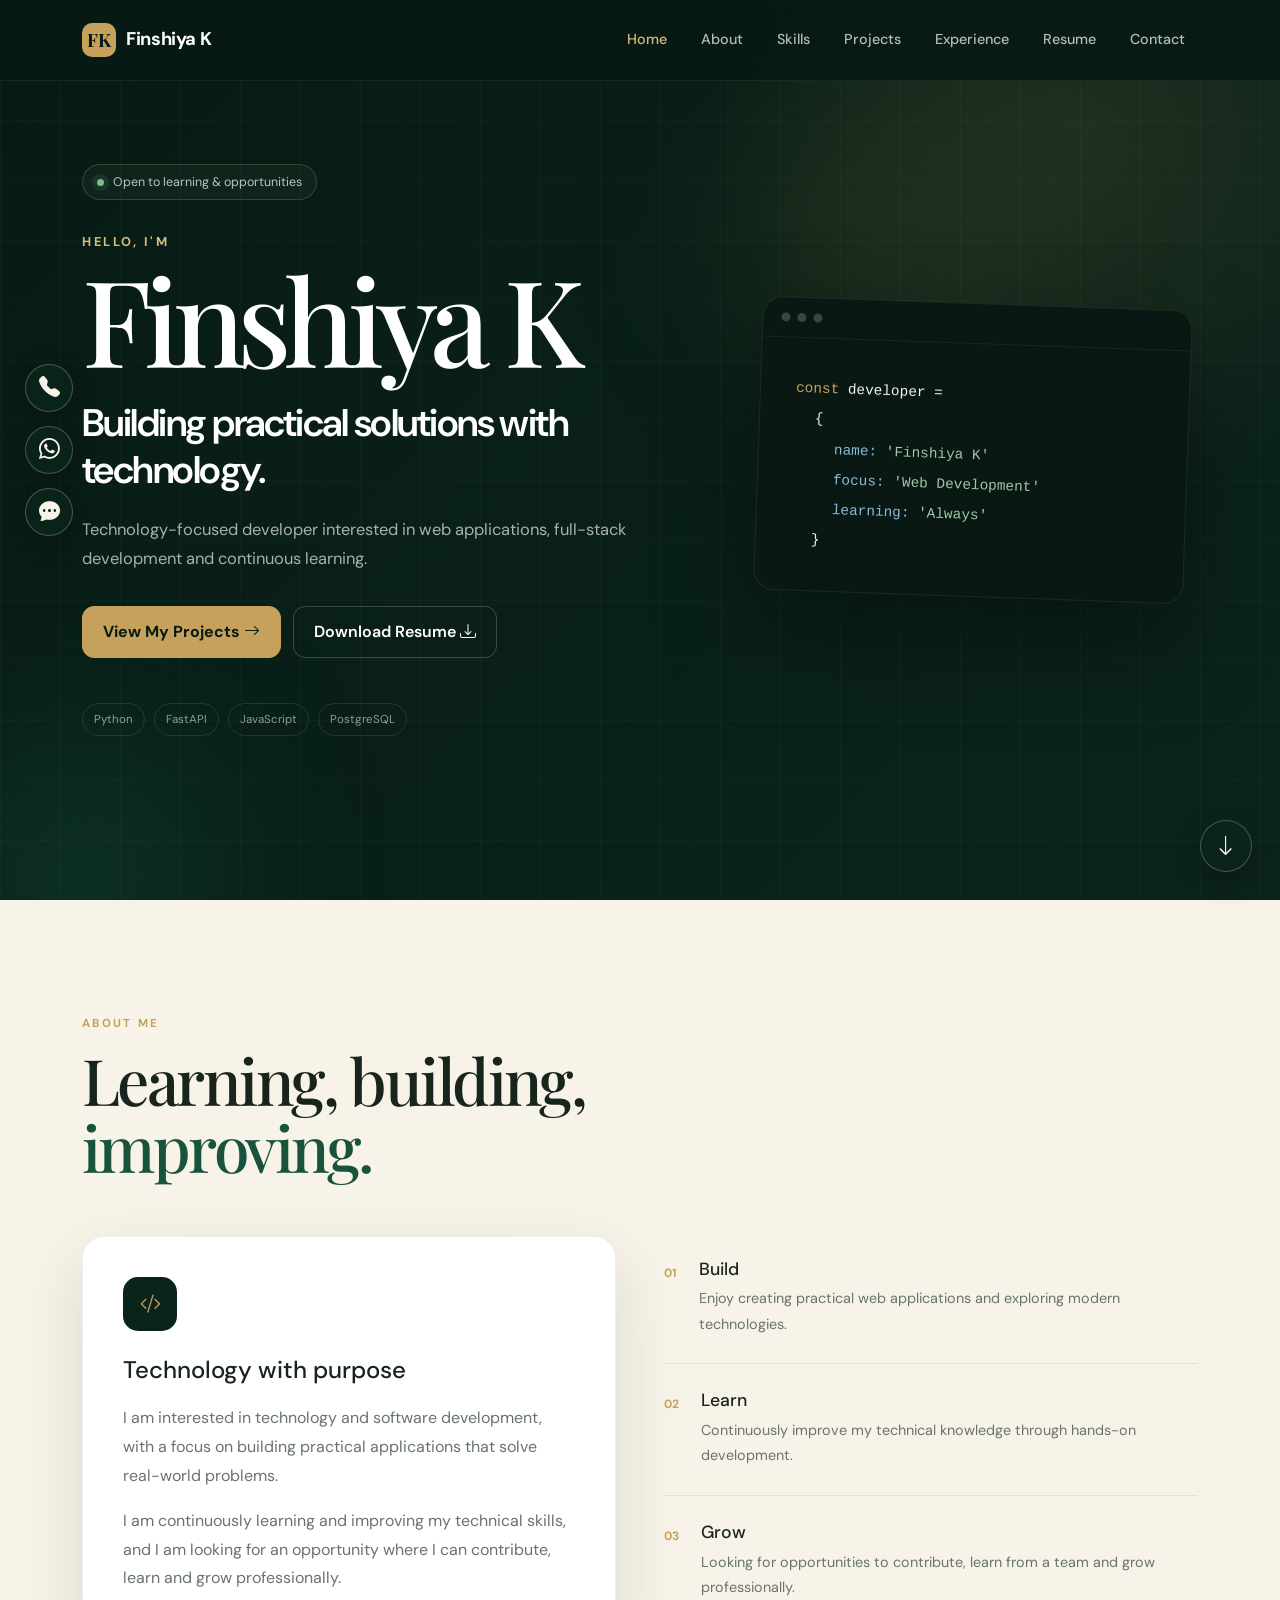
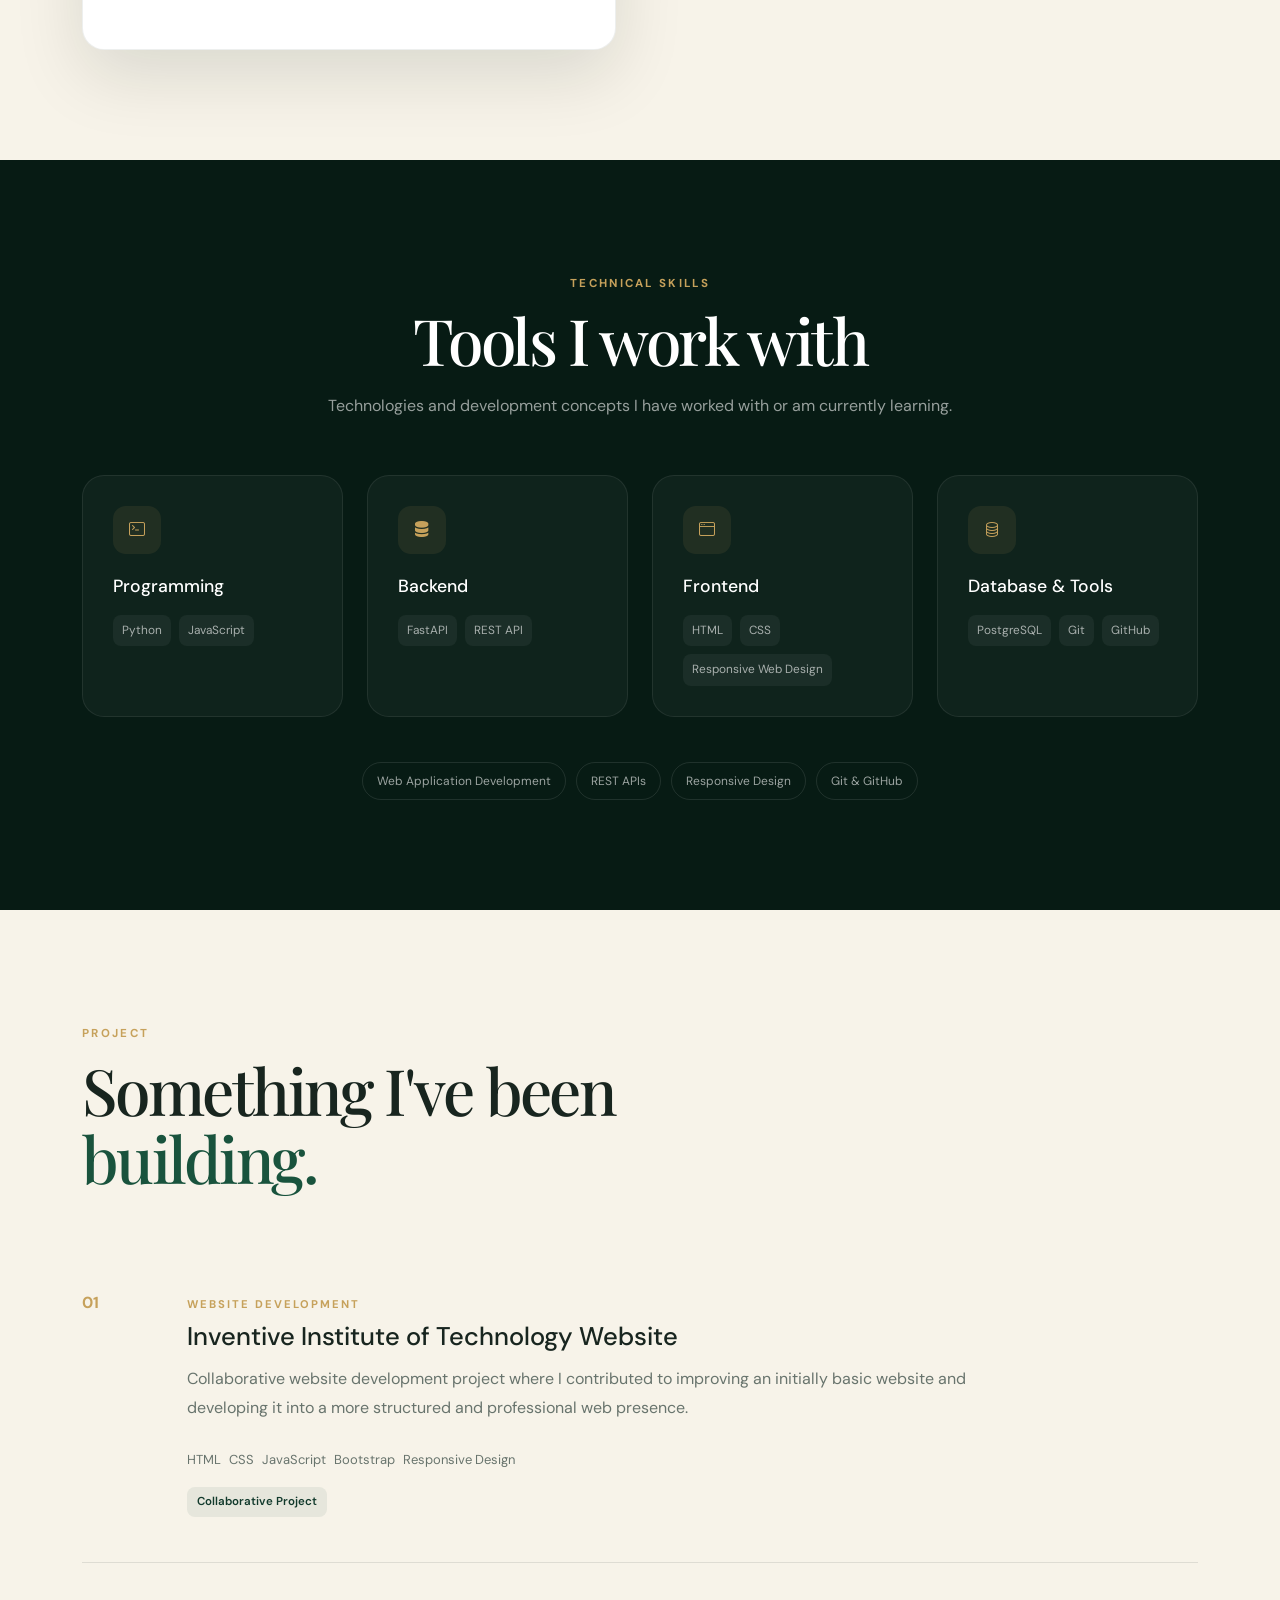
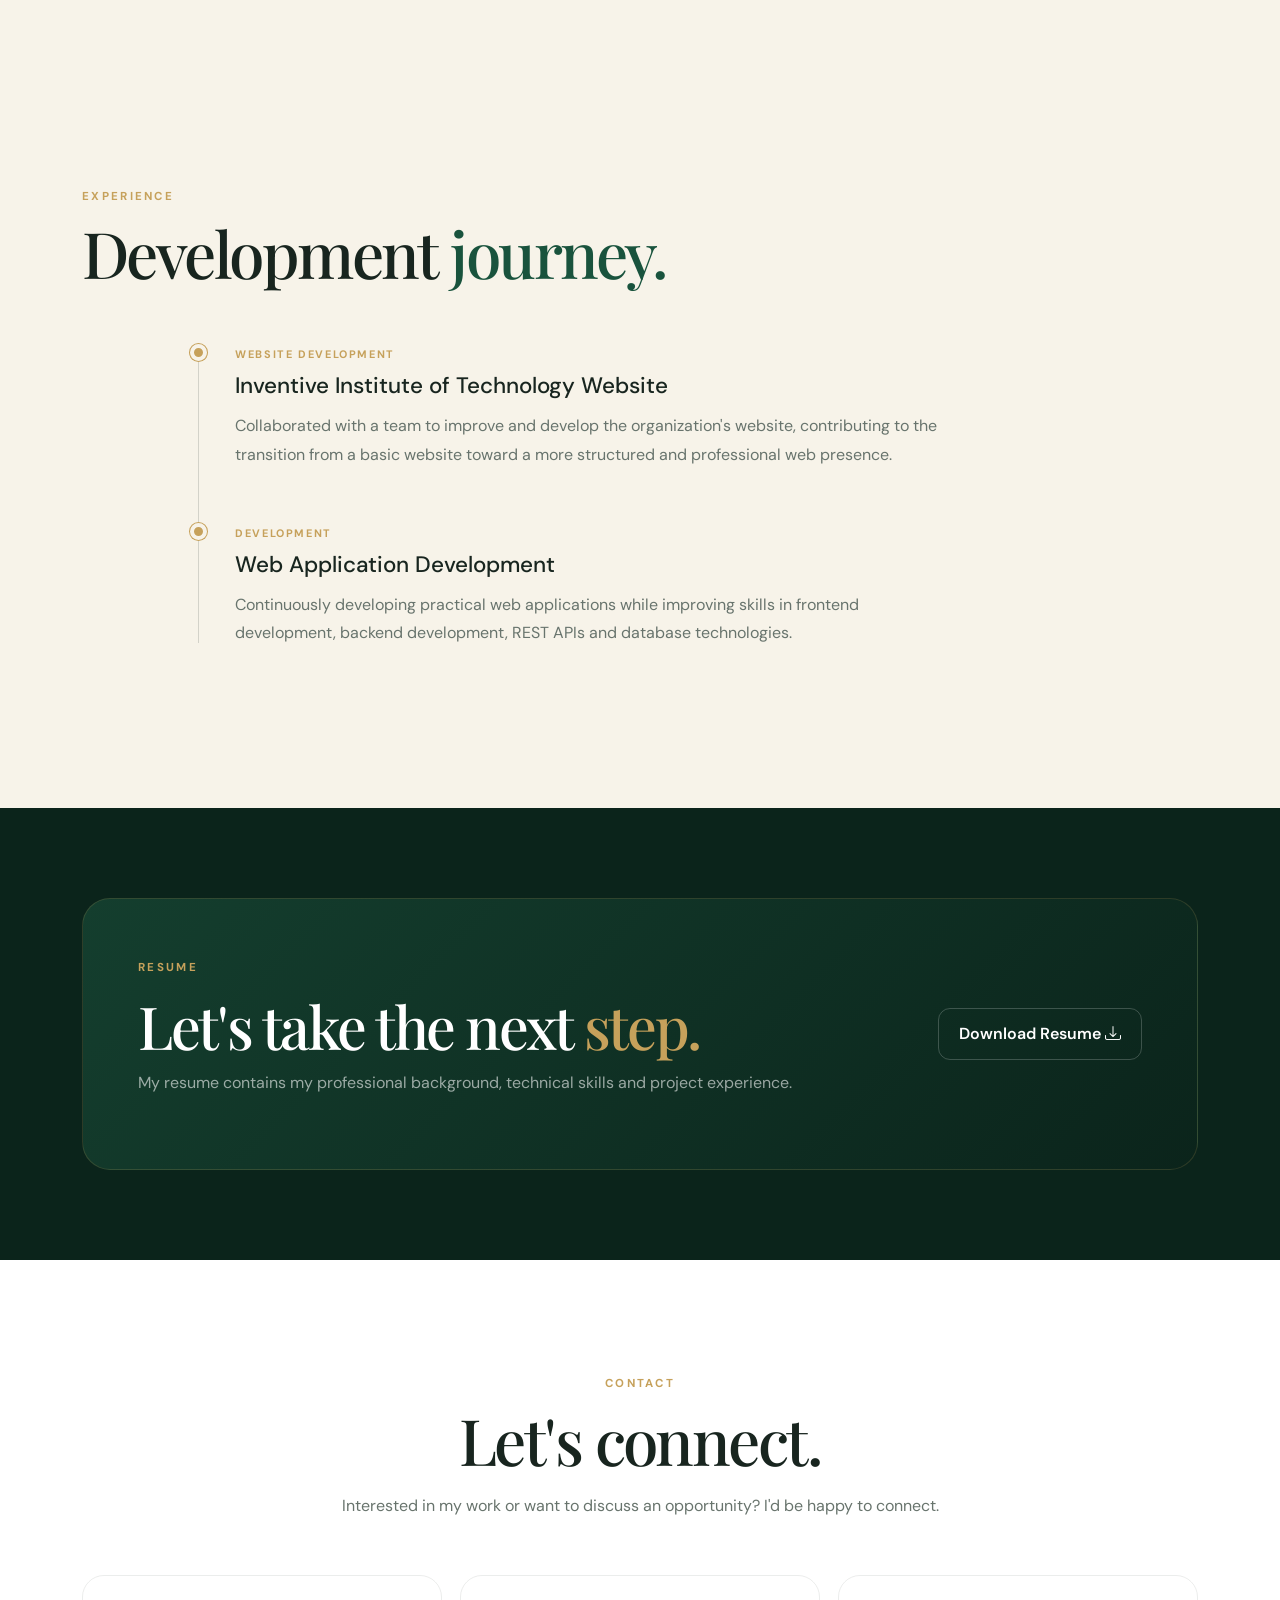
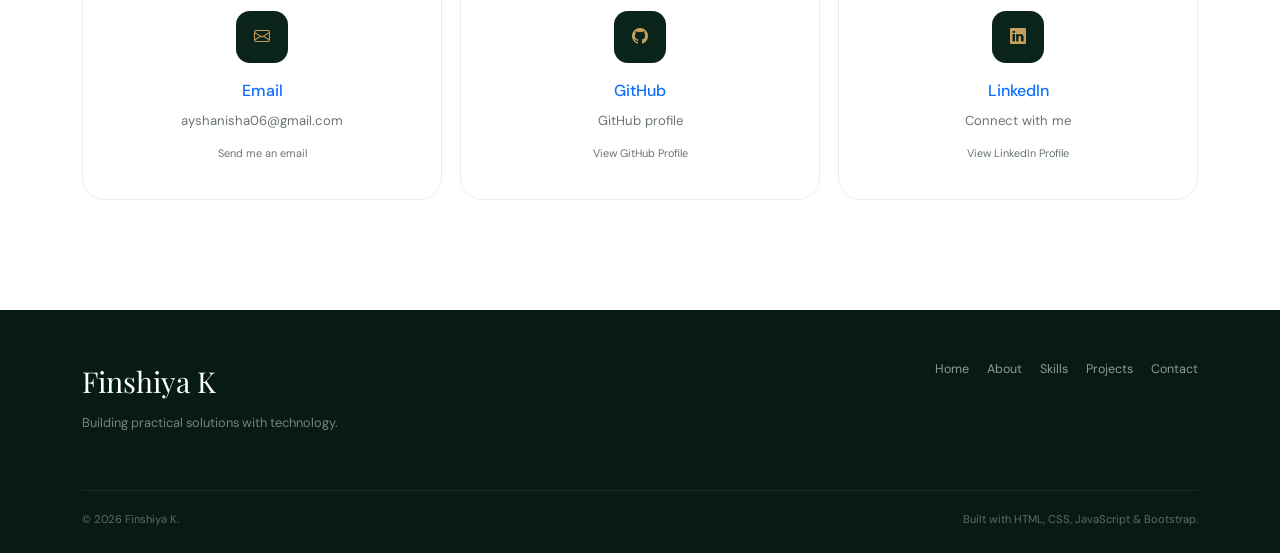
<file: index.html>
<!DOCTYPE html>
<html lang="en">

<head>

    <meta charset="UTF-8">

    <meta name="viewport" content="width=device-width, initial-scale=1.0">

    <meta name="description"
        content="Personal portfolio of Finshiya K, showcasing web development skills, projects and full-stack application development.">

    <meta name="author" content="Finshiya K">

    <meta property="og:title" content="Finshiya K | Developer Portfolio">
    <meta property="og:description" content="Web development skills, projects and full-stack application development.">
    <meta property="og:type" content="website">

    <title>Finshiya K | Developer Portfolio</title>

    <link rel="icon" type="image/svg+xml" href="assets/favicon.svg">

    <!-- Bootstrap -->
    <link href="https://cdn.jsdelivr.net/npm/bootstrap@5.3.3/dist/css/bootstrap.min.css" rel="stylesheet">

    <!-- Bootstrap Icons -->
    <link rel="stylesheet" href="https://cdn.jsdelivr.net/npm/bootstrap-icons@1.11.3/font/bootstrap-icons.min.css">

    <!-- Google Fonts -->
    <link
        href="https://fonts.googleapis.com/css2?family=DM+Sans:wght@400;500;600;700&family=Playfair+Display:wght@600;700&display=swap"
        rel="stylesheet">

    <!-- Custom CSS -->
    <link rel="stylesheet" href="style.css">

</head>


<body>


    <!-- =========================
         NAVBAR
    ========================= -->

    <nav class="navbar navbar-expand-lg fixed-top custom-navbar">

        <div class="container">

            <a class="navbar-brand" href="#home">

                <span class="brand-mark">
                    FK
                </span>

                <span>
                    Finshiya K
                </span>

            </a>


            <button class="navbar-toggler" type="button" data-bs-toggle="collapse" data-bs-target="#portfolioNav"
                aria-controls="portfolioNav" aria-expanded="false" aria-label="Toggle navigation">

                <span class="navbar-toggler-icon"></span>

            </button>


            <div class="collapse navbar-collapse" id="portfolioNav">

                <ul class="navbar-nav ms-auto align-items-lg-center gap-lg-2">

                    <li class="nav-item">
                        <a class="nav-link active" href="#home">
                            Home
                        </a>
                    </li>

                    <li class="nav-item">
                        <a class="nav-link" href="#about">
                            About
                        </a>
                    </li>

                    <li class="nav-item">
                        <a class="nav-link" href="#skills">
                            Skills
                        </a>
                    </li>

                    <li class="nav-item">
                        <a class="nav-link" href="#projects">
                            Projects
                        </a>
                    </li>

                    <li class="nav-item">
                        <a class="nav-link" href="#experience">
                            Experience
                        </a>
                    </li>

                    <li class="nav-item">
                        <a class="nav-link" href="#resume">
                            Resume
                        </a>
                    </li>

                    <li class="nav-item">

                        <a class="nav-link contact-nav" href="#contact">

                            Contact

                        </a>

                    </li>

                </ul>

            </div>

        </div>

    </nav>



    <!-- =========================
         HERO
    ========================= -->

    <section id="home" class="hero-section">

        <div class="hero-glow hero-glow-one"></div>

        <div class="hero-glow hero-glow-two"></div>


        <div class="container position-relative">

            <div class="row align-items-center min-vh-100">


                <div class="col-lg-7">

                    <div class="hero-badge">

                        <span class="status-dot"></span>

                        Open to learning & opportunities

                    </div>


                    <p class="hero-small-title">
                        HELLO, I'M
                    </p>


                    <h1 class="hero-title">
                        Finshiya K
                    </h1>


                    <h2 class="hero-subtitle">
                        Building practical solutions with technology.
                    </h2>


                    <p class="hero-description">

                        Technology-focused developer interested in web
                        applications, full-stack development and
                        continuous learning.

                    </p>


                    <div class="hero-buttons">

                        <a href="#projects" class="btn btn-primary-custom">

                            View My Projects

                            <i class="bi bi-arrow-right"></i>

                        </a>


                        <a href="#resume" class="btn btn-outline-custom">

                            Download Resume

                            <i class="bi bi-download"></i>

                        </a>

                    </div>


                    <div class="hero-tech">

                        <span>Python</span>
                        <span>FastAPI</span>
                        <span>JavaScript</span>
                        <span>PostgreSQL</span>

                    </div>

                </div>



                <div class="col-lg-5 d-none d-lg-flex justify-content-center">

                    <div class="hero-card">

                        <div class="hero-card-top">

                            <span class="window-dot"></span>
                            <span class="window-dot"></span>
                            <span class="window-dot"></span>

                        </div>


                        <div class="code-content">

                            <div>

                                <span class="code-purple">
                                    const
                                </span>

                                <span class="code-white">
                                    developer
                                </span>

                                <span class="code-white">
                                    =
                                </span>

                            </div>


                            <div class="code-indent">

                                <span class="code-white">
                                    {
                                </span>

                            </div>


                            <div class="code-indent-2">

                                <span class="code-blue">
                                    name:
                                </span>

                                <span class="code-green">
                                    'Finshiya K'
                                </span>

                            </div>


                            <div class="code-indent-2">

                                <span class="code-blue">
                                    focus:
                                </span>

                                <span class="code-green">
                                    'Web Development'
                                </span>

                            </div>


                            <div class="code-indent-2">

                                <span class="code-blue">
                                    learning:
                                </span>

                                <span class="code-green">
                                    'Always'
                                </span>

                            </div>


                            <div class="code-indent">

                                <span class="code-white">
                                    }
                                </span>

                            </div>

                        </div>

                    </div>

                </div>

            </div>

        </div>

    </section>



    <!-- =========================
         ABOUT
    ========================= -->

    <section id="about" class="section-padding">

        <div class="container">

            <div class="section-heading">

                <span class="section-label">
                    ABOUT ME
                </span>


                <h2>

                    Learning, building,

                    <span>
                        improving.
                    </span>

                </h2>

            </div>


            <div class="row align-items-center g-5">


                <div class="col-lg-6">

                    <div class="about-card">

                        <div class="about-icon">

                            <i class="bi bi-code-slash"></i>

                        </div>


                        <h3>
                            Technology with purpose
                        </h3>


                        <p>

                            I am interested in technology and software
                            development, with a focus on building practical
                            applications that solve real-world problems.

                        </p>


                        <p>

                            I am continuously learning and improving my
                            technical skills, and I am looking for an
                            opportunity where I can contribute, learn
                            and grow professionally.

                        </p>

                    </div>

                </div>



                <div class="col-lg-6">

                    <div class="about-points">


                        <div class="about-point">

                            <div class="point-number">
                                01
                            </div>

                            <div>

                                <h4>
                                    Build
                                </h4>

                                <p>

                                    Enjoy creating practical web applications
                                    and exploring modern technologies.

                                </p>

                            </div>

                        </div>



                        <div class="about-point">

                            <div class="point-number">
                                02
                            </div>

                            <div>

                                <h4>
                                    Learn
                                </h4>

                                <p>

                                    Continuously improve my technical knowledge
                                    through hands-on development.

                                </p>

                            </div>

                        </div>



                        <div class="about-point">

                            <div class="point-number">
                                03
                            </div>

                            <div>

                                <h4>
                                    Grow
                                </h4>

                                <p>

                                    Looking for opportunities to contribute,
                                    learn from a team and grow professionally.

                                </p>

                            </div>

                        </div>


                    </div>

                </div>

            </div>

        </div>

    </section>



    <!-- =========================
         SKILLS
    ========================= -->

    <section id="skills" class="section-padding skills-section">

        <div class="container">


            <div class="section-heading text-center">

                <span class="section-label">
                    TECHNICAL SKILLS
                </span>


                <h2>
                    Tools I work with
                </h2>


                <p>

                    Technologies and development concepts I have worked
                    with or am currently learning.

                </p>

            </div>



            <div class="row g-4">


                <!-- Programming -->

                <div class="col-md-6 col-lg-3">

                    <div class="skill-card">

                        <div class="skill-icon">

                            <i class="bi bi-terminal"></i>

                        </div>


                        <h3>
                            Programming
                        </h3>


                        <div class="skill-list">

                            <span>
                                Python
                            </span>

                            <span>
                                JavaScript
                            </span>

                        </div>

                    </div>

                </div>



                <!-- Backend -->

                <div class="col-md-6 col-lg-3">

                    <div class="skill-card">

                        <div class="skill-icon">

                            <i class="bi bi-server"></i>

                        </div>


                        <h3>
                            Backend
                        </h3>


                        <div class="skill-list">

                            <span>
                                FastAPI
                            </span>

                            <span>
                                REST API
                            </span>

                        </div>

                    </div>

                </div>



                <!-- Frontend -->

                <div class="col-md-6 col-lg-3">

                    <div class="skill-card">

                        <div class="skill-icon">

                            <i class="bi bi-window"></i>

                        </div>


                        <h3>
                            Frontend
                        </h3>


                        <div class="skill-list">

                            <span>
                                HTML
                            </span>

                            <span>
                                CSS
                            </span>

                            <span>
                                Responsive Web Design
                            </span>

                        </div>

                    </div>

                </div>



                <!-- Database -->

                <div class="col-md-6 col-lg-3">

                    <div class="skill-card">

                        <div class="skill-icon">

                            <i class="bi bi-database"></i>

                        </div>


                        <h3>
                            Database & Tools
                        </h3>


                        <div class="skill-list">

                            <span>
                                PostgreSQL
                            </span>

                            <span>
                                Git
                            </span>

                            <span>
                                GitHub
                            </span>

                        </div>

                    </div>

                </div>

            </div>



            <div class="skill-bottom">

                <span>
                    Web Application Development
                </span>

                <span>
                    REST APIs
                </span>

                <span>
                    Responsive Design
                </span>

                <span>
                    Git & GitHub
                </span>

            </div>

        </div>

    </section>



    <!-- =========================
         PROJECTS
    ========================= -->

    <section id="projects" class="section-padding">

        <div class="container">


            <div class="section-heading">

                <span class="section-label">
                    PROJECT
                </span>


                <h2>

                    Something I've been

                    <span>
                        building.
                    </span>

                </h2>

            </div>



            <!-- WEBSITE PROJECT -->

            <div class="secondary-project">


                <div class="secondary-number">
                    01
                </div>


                <div>

                    <span class="project-label">
                        WEBSITE DEVELOPMENT
                    </span>


                    <h3>
                        Inventive Institute of Technology Website
                    </h3>


                    <p>

                        Collaborative website development project where I
                        contributed to improving an initially basic website
                        and developing it into a more structured and
                        professional web presence.

                    </p>


                    <div class="project-tech" style="color: black; font-size: 13px;">

                        <p>
                            HTML
                        </p>

                        <p>
                            CSS
                        </p>

                        <p>
                            JavaScript
                        </p>

                        <p>
                            Bootstrap
                        </p>

                        <p>
                            Responsive Design
                        </p>

                    </div>


                    <span class="project-status">

                        Collaborative Project

                    </span>

                </div>

            </div>

        </div>

    </section>



    <!-- =========================
         EXPERIENCE
    ========================= -->

    <section id="experience" class="section-padding">

        <div class="container">


            <div class="section-heading">

                <span class="section-label">
                    EXPERIENCE
                </span>


                <h2>

                    Development

                    <span>
                        journey.
                    </span>

                </h2>

            </div>



            <div class="timeline">


                <div class="timeline-item">

                    <div class="timeline-dot"></div>


                    <div class="timeline-content">

                        <span class="timeline-label">
                            WEBSITE DEVELOPMENT
                        </span>


                        <h3>
                            Inventive Institute of Technology Website
                        </h3>


                        <p>

                            Collaborated with a team to improve and develop
                            the organization's website, contributing to the
                            transition from a basic website toward a more
                            structured and professional web presence.

                        </p>

                    </div>

                </div>



                <div class="timeline-item">

                    <div class="timeline-dot"></div>


                    <div class="timeline-content">

                        <span class="timeline-label">
                            DEVELOPMENT
                        </span>


                        <h3>
                            Web Application Development
                        </h3>


                        <p>

                            Continuously developing practical web applications
                            while improving skills in frontend development,
                            backend development, REST APIs and database
                            technologies.

                        </p>

                    </div>

                </div>


            </div>

        </div>

    </section>



    <!-- =========================
         RESUME
    ========================= -->

    <section id="resume" class="resume-section">

        <div class="container">


            <div class="resume-box">


                <div>

                    <span class="section-label">
                        RESUME
                    </span>


                    <h2>

                        Let's take the next

                        <span>
                            step.
                        </span>

                    </h2>


                    <p>

                        My resume contains my professional background,
                        technical skills and project experience.

                    </p>

                </div>



                <div class="resume-actions">

                    <a href="assets/finshiyaresume.pdf" class="btn btn-outline-custom" download="Finshiya_K_Resume.pdf">
                        Download Resume
                        <i class="bi bi-download"></i>
                    </a>

                </div>


            </div>

        </div>

    </section>



    <!-- =========================
         CONTACT
    ========================= -->

    <section id="contact" class="section-padding contact-section">

        <div class="container">


            <div class="section-heading text-center">

                <span class="section-label">
                    CONTACT
                </span>


                <h2>
                    Let's connect.
                </h2>


                <p>

                    Interested in my work or want to discuss an opportunity?
                    I'd be happy to connect.

                </p>

            </div>



            <div class="contact-grid">


                <!-- EMAIL -->

                <a href="mailto:ayshanisha06@gmail.com" class="contact-card">

                    <div class="contact-icon">

                        <i class="bi bi-envelope"></i>

                    </div>


                    <h3>
                        Email
                    </h3>


                    <p>
                        ayshanisha06@gmail.com
                    </p>


                    <span class="coming-soon">
                        Send me an email
                    </span>

                </a>



                <!-- GITHUB -->

                <a href="https://github.com/Ayshafathima009" target="_blank" rel="noopener noreferrer"
                    class="contact-card">

                    <div class="contact-icon">

                        <i class="bi bi-github"></i>

                    </div>


                    <h3>
                        GitHub
                    </h3>


                    <p>
                        GitHub profile
                    </p>


                    <span class="coming-soon">
                        View GitHub Profile
                    </span>

                </a>



                <!-- LINKEDIN -->

                <a href="https://www.linkedin.com/in/finshiya-k-74628a261/" target="_blank" rel="noopener noreferrer"
                    class="contact-card">

                    <div class="contact-icon">

                        <i class="bi bi-linkedin"></i>

                    </div>


                    <h3>
                        LinkedIn
                    </h3>


                    <p>
                        Connect with me
                    </p>


                    <span class="coming-soon">
                        View LinkedIn Profile
                    </span>

                </a>


            </div>

        </div>

    </section>









    <!-- =========================
         FLOATING CONTACT BUTTONS
    ========================= -->

    <div class="floating-contact">


        <!-- CALL -->

        <a href="tel:+919597121821" class="contact-float call-btn" data-tooltip="Call Me" aria-label="Call Me">

            <i class="bi bi-telephone-fill"></i>

        </a>



        <!-- WHATSAPP -->

        <a href="https://wa.me/918668059115" target="_blank" rel="noopener noreferrer"
            class="contact-float whatsapp-btn" data-tooltip="WhatsApp Me" aria-label="WhatsApp Me">

            <i class="bi bi-whatsapp"></i>

        </a>



        <!-- MESSAGE -->

        <a href="contact.html" class="contact-float message-btn" data-tooltip="Send Me a Message"
            aria-label="Send Me a Message">

            <i class="bi bi-chat-dots-fill"></i>

        </a>
    </div>



    <!-- =========================
         SCROLL DOWN / UP BUTTON
    ========================= -->

    <button type="button" id="scrollToggle" class="scroll-toggle" aria-label="Scroll Down">

        <i class="bi bi-arrow-down"></i>

    </button>



    <!-- =========================
         FOOTER
    ========================= -->

    <footer>

        <div class="container">


            <div class="footer-content">


                <div>

                    <a href="#home" class="footer-brand">

                        Finshiya K

                    </a>


                    <p>

                        Building practical solutions
                        with technology.

                    </p>

                </div>



                <div class="footer-links">

                    <a href="#home">
                        Home
                    </a>

                    <a href="#about">
                        About
                    </a>

                    <a href="#skills">
                        Skills
                    </a>

                    <a href="#projects">
                        Projects
                    </a>

                    <a href="#contact">
                        Contact
                    </a>

                </div>


            </div>



            <div class="footer-bottom">


                <span>

                    ©
                    <span id="currentYear"></span>
                    Finshiya K.

                </span>


                <span>

                    Built with HTML, CSS, JavaScript & Bootstrap.

                </span>


            </div>


        </div>

    </footer>



    <!-- =========================
         COMING SOON TOAST
    ========================= -->

    <div class="toast-container position-fixed bottom-0 end-0 p-3">

        <div id="portfolioToast" class="toast" role="alert" aria-live="assertive" aria-atomic="true">


            <div class="toast-header">

                <strong class="me-auto">
                    Finshiya K's Portfolio
                </strong>


                <button type="button" class="btn-close" data-bs-dismiss="toast">
                </button>

            </div>


            <div class="toast-body" id="toastMessage">

                Coming soon.

            </div>


        </div>

    </div>



    <!-- =========================
         BOOTSTRAP JS
    ========================= -->

    <script src="https://cdn.jsdelivr.net/npm/bootstrap@5.3.3/dist/js/bootstrap.bundle.min.js">
    </script>


    <!-- Custom JavaScript -->

    <script src="script.js"></script>


</body>

</html>
</file>
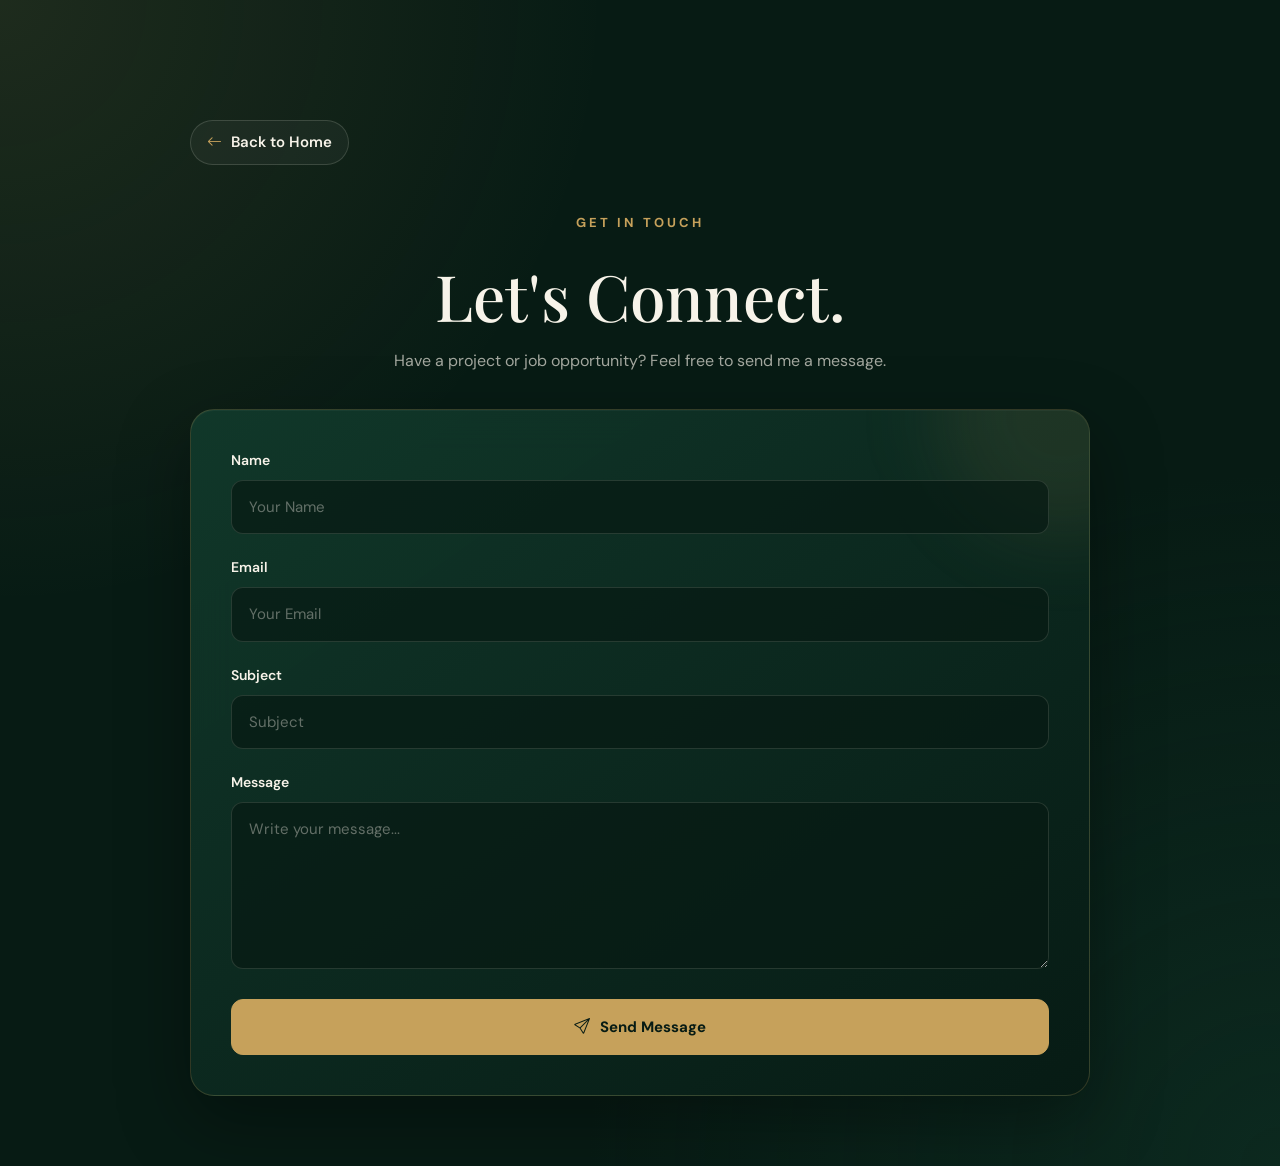
<file: contact.html>
<!DOCTYPE html>
<html lang="en">

<head>

    <meta charset="UTF-8">

    <meta name="viewport" content="width=device-width, initial-scale=1.0">

    <meta name="description" content="Get in touch with Finshiya K">

    <title>Get In Touch | Finshiya K</title>

    <link rel="icon" type="image/svg+xml" href="assets/favicon.svg">


    <!-- =========================
         BOOTSTRAP
    ========================== -->

    <link
        href="https://cdn.jsdelivr.net/npm/bootstrap@5.3.3/dist/css/bootstrap.min.css"
        rel="stylesheet">


    <!-- =========================
         BOOTSTRAP ICONS
    ========================== -->

    <link
        rel="stylesheet"
        href="https://cdn.jsdelivr.net/npm/bootstrap-icons@1.11.3/font/bootstrap-icons.min.css">


    <!-- =========================
         GOOGLE FONTS
    ========================== -->

    <link
        href="https://fonts.googleapis.com/css2?family=DM+Sans:wght@400;500;600;700&family=Playfair+Display:wght@600;700&display=swap"
        rel="stylesheet">


    <!-- =========================
         MAIN CSS
    ========================== -->

    <link rel="stylesheet" href="./style.css">

</head>


<body>


    <!-- =========================
         CONTACT PAGE
    ========================== -->

    <main class="contact-page">

        <div class="contact-page-wrapper">


            <!-- =========================
                 BACK TO HOME
            ========================== -->

            <a href="./index.html" class="back-home">

                <i class="bi bi-arrow-left"></i>

                Back to Home

            </a>


            <!-- =========================
                 TITLE
            ========================== -->

            <div class="contact-page-title">

                <span class="section-label">
                    GET IN TOUCH
                </span>


                <h1>
                    Let's Connect.
                </h1>


                <p>
                    Have a project or job opportunity?
                    Feel free to send me a message.
                </p>

            </div>


            <!-- =========================
                 CONTACT FORM
            ========================== -->

            <div class="contact-form-wrapper">


                <form id="contactForm">


                    <!-- =========================
                         WEB3FORMS ACCESS KEY
                    ========================== -->

                    <input
                        type="hidden"
                        name="access_key"
                        value="e9db4c7f-f213-4b3b-b4f9-7039c441da73">


                    <!-- =========================
                         EMAIL SUBJECT
                    ========================== -->

                    <input
                        type="hidden"
                        name="subject"
                        value="New Portfolio Contact Message">


                    <!-- =========================
                         SENDER NAME
                    ========================== -->

                    <input
                        type="hidden"
                        name="from_name"
                        value="Finshiya Portfolio">


                    <!-- =========================
                         NAME
                    ========================== -->

                    <div class="form-group">

                        <label for="name">
                            Name
                        </label>

                        <input
                            type="text"
                            id="name"
                            name="name"
                            placeholder="Your Name"
                            autocomplete="name"
                            required>

                    </div>


                    <!-- =========================
                         EMAIL
                    ========================== -->

                    <div class="form-group">

                        <label for="email">
                            Email
                        </label>

                        <input
                            type="email"
                            id="email"
                            name="email"
                            placeholder="Your Email"
                            autocomplete="email"
                            required>

                    </div>


                    <!-- =========================
                         SUBJECT
                    ========================== -->

                    <div class="form-group">

                        <label for="message_subject">
                            Subject
                        </label>

                        <input
                            type="text"
                            id="message_subject"
                            name="message_subject"
                            placeholder="Subject"
                            required>

                    </div>


                    <!-- =========================
                         MESSAGE
                    ========================== -->

                    <div class="form-group">

                        <label for="message">
                            Message
                        </label>

                        <textarea
                            id="message"
                            name="message"
                            rows="6"
                            placeholder="Write your message..."
                            required></textarea>

                    </div>


                    <!-- =========================
                         SEND BUTTON
                    ========================== -->

                    <button
                        type="submit"
                        id="sendMessageBtn"
                        class="send-message-btn">

                        <i class="bi bi-send"></i>

                        <span>
                            Send Message
                        </span>

                    </button>


                    <!-- =========================
                         STATUS MESSAGE
                    ========================== -->

                    <div
                        id="formStatus"
                        style="
                            margin-top: 15px;
                            text-align: center;
                            display: none;
                        ">
                    </div>


                </form>


            </div>

        </div>

    </main>


    <!-- =========================
         BOOTSTRAP JS
    ========================== -->

    <script
        src="https://cdn.jsdelivr.net/npm/bootstrap@5.3.3/dist/js/bootstrap.bundle.min.js">
    </script>


    <!-- =========================
         CONTACT FORM SCRIPT
    ========================== -->

    <script>

        const contactForm =
            document.getElementById("contactForm");

        const sendMessageBtn =
            document.getElementById("sendMessageBtn");

        const formStatus =
            document.getElementById("formStatus");


        contactForm.addEventListener("submit", async function (event) {

            event.preventDefault();


            /* =========================
               BUTTON LOADING
            ========================== */

            sendMessageBtn.disabled = true;

            sendMessageBtn.innerHTML = `
                <span class="spinner-border spinner-border-sm"></span>
                <span>Sending...</span>
            `;


            formStatus.style.display = "none";


            /* =========================
               FORM DATA
            ========================== */

            const formData =
                new FormData(contactForm);


            try {

                /* =========================
                   SEND TO WEB3FORMS
                ========================== */

                const response = await fetch(
                    "https://api.web3forms.com/submit",
                    {
                        method: "POST",
                        body: formData
                    }
                );


                const result =
                    await response.json();


                /* =========================
                   SUCCESS
                ========================== */

                if (result.success) {

                    /*
                     * Important:
                     * We are NOT using Web3Forms
                     * redirect here.
                     *
                     * We manually redirect to
                     * success.html.
                     */

                    window.location.href =
                        "./success.html";

                    return;
                }


                /* =========================
                   WEB3FORMS ERROR
                ========================== */

                formStatus.style.display = "block";

                formStatus.style.color = "#ff6b6b";

                formStatus.textContent =
                    result.message ||
                    "Something went wrong. Please try again.";


            } catch (error) {

                console.error(
                    "Form submission error:",
                    error
                );


                formStatus.style.display = "block";

                formStatus.style.color = "#ff6b6b";

                formStatus.textContent =
                    "Unable to send your message. Please check your internet connection and try again.";

            }


            /* =========================
               RESTORE BUTTON
            ========================== */

            sendMessageBtn.disabled = false;

            sendMessageBtn.innerHTML = `
                <i class="bi bi-send"></i>
                <span>Send Message</span>
            `;

        });

    </script>


</body>

</html>
</file>
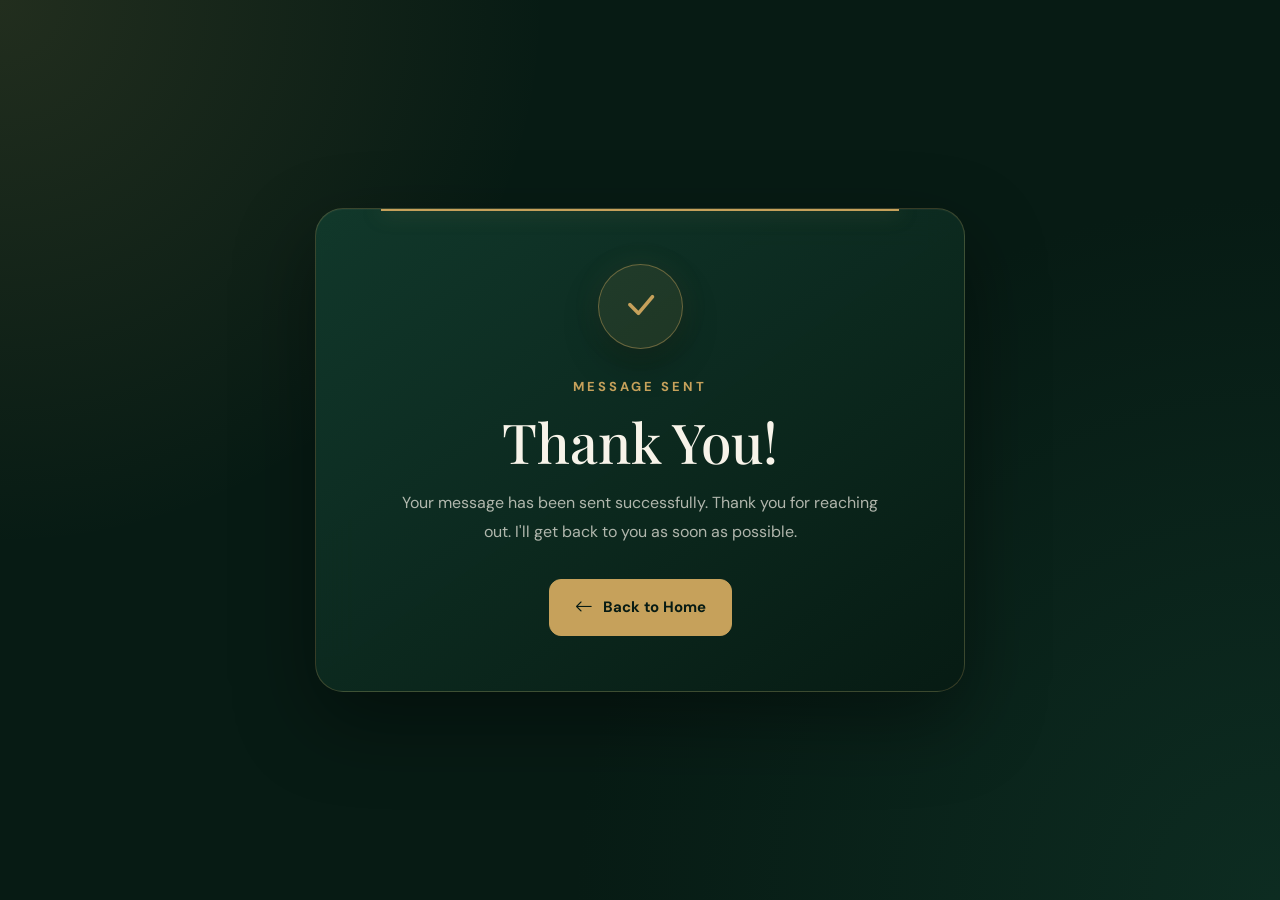
<file: success.html>
<!DOCTYPE html>
<html lang="en">

<head>

    <meta charset="UTF-8">

    <meta name="viewport" content="width=device-width, initial-scale=1.0">

    <meta name="description" content="Message sent successfully to Finshiya K">

    <title>Message Sent | Finshiya K</title>


    <!-- =========================
         BOOTSTRAP
    ========================== -->

    <link
        href="https://cdn.jsdelivr.net/npm/bootstrap@5.3.3/dist/css/bootstrap.min.css"
        rel="stylesheet">


    <!-- =========================
         BOOTSTRAP ICONS
    ========================== -->

    <link
        rel="stylesheet"
        href="https://cdn.jsdelivr.net/npm/bootstrap-icons@1.11.3/font/bootstrap-icons.min.css">


    <!-- =========================
         GOOGLE FONTS
    ========================== -->

    <link
        href="https://fonts.googleapis.com/css2?family=DM+Sans:wght@400;500;600;700&family=Playfair+Display:wght@500;600;700&display=swap"
        rel="stylesheet">


    <!-- =========================
         SUCCESS PAGE CSS
    ========================== -->

    <style>

        /* =========================
           RESET
        ========================== */

        * {
            margin: 0;
            padding: 0;
            box-sizing: border-box;
        }


        /* =========================
           BODY
        ========================== */

        body {

            min-height: 100vh;

            font-family: "DM Sans", sans-serif;

            color: #f7f3e9;

            background:
                radial-gradient(
                    circle at top left,
                    rgba(198, 161, 91, 0.14),
                    transparent 35%
                ),

                radial-gradient(
                    circle at bottom right,
                    rgba(18, 58, 44, 0.55),
                    transparent 45%
                ),

                #071b14;

            display: flex;

            align-items: center;

            justify-content: center;

            padding: 30px;

        }


        /* =========================
           MAIN WRAPPER
        ========================== */

        .success-wrapper {

            width: 100%;

            max-width: 650px;

            text-align: center;

        }


        /* =========================
           SUCCESS CARD
        ========================== */

        .success-card {

            position: relative;

            padding: 55px 45px;

            border-radius: 28px;

            background:
                linear-gradient(
                    145deg,
                    rgba(18, 58, 44, 0.94),
                    rgba(7, 27, 20, 0.97)
                );

            border: 1px solid rgba(198, 161, 91, 0.25);

            box-shadow:
                0 30px 80px rgba(0, 0, 0, 0.40),
                inset 0 1px 0 rgba(255, 255, 255, 0.04);

            backdrop-filter: blur(20px);

            -webkit-backdrop-filter: blur(20px);

            overflow: hidden;

        }


        /* =========================
           GOLD TOP LINE
        ========================== */

        .success-card::before {

            content: "";

            position: absolute;

            top: 0;

            left: 10%;

            width: 80%;

            height: 2px;

            background: #c6a15b;

            box-shadow:
                0 0 20px rgba(198, 161, 91, 0.55);

        }


        /* =========================
           SUCCESS ICON
        ========================== */

        .success-icon {

            width: 85px;

            height: 85px;

            margin: 0 auto 28px;

            border-radius: 50%;

            display: flex;

            align-items: center;

            justify-content: center;

            border: 1px solid rgba(198, 161, 91, 0.45);

            background: rgba(198, 161, 91, 0.10);

            color: #c6a15b;

            font-size: 38px;

            box-shadow:
                0 15px 35px rgba(0, 0, 0, 0.25),
                0 0 30px rgba(198, 161, 91, 0.08);

        }


        /* =========================
           LABEL
        ========================== */

        .success-label {

            color: #c6a15b;

            font-size: 13px;

            font-weight: 700;

            letter-spacing: 3px;

            margin-bottom: 14px;

            text-transform: uppercase;

        }


        /* =========================
           TITLE
        ========================== */

        .success-card h1 {

            font-family: "Playfair Display", serif;

            font-size: clamp(36px, 6vw, 55px);

            line-height: 1.1;

            margin-bottom: 18px;

            color: #f7f3e9;

        }


        /* =========================
           MESSAGE
        ========================== */

        .success-card p {

            max-width: 480px;

            margin: 0 auto 32px;

            color: rgba(247, 243, 233, 0.70);

            font-size: 16px;

            line-height: 1.8;

        }


        /* =========================
           BACK HOME BUTTON
        ========================== */

        .back-home-btn {

            display: inline-flex;

            align-items: center;

            justify-content: center;

            gap: 10px;

            padding: 14px 25px;

            border-radius: 12px;

            border: 1px solid #c6a15b;

            background: #c6a15b;

            color: #071b14;

            text-decoration: none;

            font-size: 15px;

            font-weight: 700;

            transition: all 0.3s ease;

            cursor: pointer;

        }


        /* =========================
           BUTTON HOVER
        ========================== */

        .back-home-btn:hover {

            background: #f7f3e9;

            border-color: #f7f3e9;

            color: #071b14;

            transform: translateY(-3px);

            box-shadow:
                0 12px 30px rgba(198, 161, 91, 0.20);

        }


        /* =========================
           BUTTON ICON
        ========================== */

        .back-home-btn i {

            font-size: 18px;

            transition: transform 0.3s ease;

        }


        .back-home-btn:hover i {

            transform: translateX(-4px);

        }


        /* =========================
           MOBILE
        ========================== */

        @media (max-width: 600px) {

            body {

                padding: 20px;

            }


            .success-card {

                padding: 45px 25px;

                border-radius: 22px;

            }


            .success-icon {

                width: 72px;

                height: 72px;

                font-size: 30px;

            }


            .success-label {

                font-size: 11px;

                letter-spacing: 2px;

            }


            .success-card p {

                font-size: 14px;

                line-height: 1.7;

            }


            .back-home-btn {

                width: 100%;

                padding: 14px 20px;

            }

        }


        /* =========================
           VERY SMALL DEVICES
        ========================== */

        @media (max-width: 380px) {

            .success-card {

                padding: 35px 18px;

            }


            .success-card h1 {

                font-size: 34px;

            }

        }

    </style>

</head>


<body>


    <!-- =========================
         SUCCESS CONTENT
    ========================== -->

    <main class="success-wrapper">

        <div class="success-card">


            <!-- SUCCESS ICON -->

            <div class="success-icon">

                <i class="bi bi-check-lg"></i>

            </div>


            <!-- LABEL -->

            <div class="success-label">

                MESSAGE SENT

            </div>


            <!-- TITLE -->

            <h1>

                Thank You!

            </h1>


            <!-- MESSAGE -->

            <p>

                Your message has been sent successfully.
                Thank you for reaching out.
                I'll get back to you as soon as possible.

            </p>


            <!-- BACK TO HOME -->

            <a
                href="./index.html"
                class="back-home-btn">

                <i class="bi bi-arrow-left"></i>

                <span>
                    Back to Home
                </span>

            </a>


        </div>

    </main>


    <!-- =========================
         BOOTSTRAP JS
    ========================== -->

    <script
        src="https://cdn.jsdelivr.net/npm/bootstrap@5.3.3/dist/js/bootstrap.bundle.min.js">
    </script>


</body>

</html>
</file>
<file: style.css>
/* =========================================
   AYsha PORTFOLIO
   Premium Dark Green / Cream / Gold
========================================= */

:root {
    --green-950: #071b14;
    --green-900: #0b241b;
    --green-850: #0e2d22;
    --green-800: #123a2c;
    --green-700: #19533d;

    --cream: #f7f3e9;
    --cream-dark: #eae4d5;

    --gold: #c6a15b;
    --gold-light: #d9bb7c;

    --white: #ffffff;
    --text-dark: #18251f;
    --text-muted: #68746d;

    --border: rgba(198, 161, 91, 0.22);

    --shadow:
        0 25px 70px rgba(7, 27, 20, 0.12);

    --radius: 22px;
}


/* =========================================
   GLOBAL
========================================= */

html {
    scroll-behavior: smooth;
    scroll-padding-top: 90px;
}

body {
    margin: 0;
    font-family: "DM Sans", sans-serif;
    color: var(--text-dark);
    background: var(--cream);
    overflow-x: hidden;
}

::selection {
    background: var(--gold);
    color: var(--green-950);
}

a {
    text-decoration: none;
}

p {
    line-height: 1.8;
    color: var(--text-muted);
}

section {
    position: relative;
}

.section-padding {
    padding: 110px 0;
}


/* =========================================
   NAVBAR
========================================= */

.custom-navbar {
    padding: 18px 0;
    background: rgba(7, 27, 20, 0.92);
    backdrop-filter: blur(18px);
    -webkit-backdrop-filter: blur(18px);
    border-bottom: 1px solid rgba(255, 255, 255, 0.07);
    transition: all 0.3s ease;
}

.navbar-brand {
    display: flex;
    align-items: center;
    gap: 10px;
    color: var(--white);
    font-size: 1.15rem;
    font-weight: 700;
    letter-spacing: -0.02em;
}

.brand-mark {
    display: grid;
    place-items: center;
    width: 34px;
    height: 34px;
    border-radius: 10px;
    background: var(--gold);
    color: var(--green-950);
    font-family: "Playfair Display", serif;
    font-weight: 700;
}

.nav-link {
    color: rgba(255, 255, 255, 0.7) !important;
    font-size: 0.9rem;
    font-weight: 500;
    padding: 9px 13px !important;
    transition: 0.25s ease;
}

.nav-link:hover,
.nav-link.active {
    color: var(--gold-light) !important;
}

/* .contact-nav {
   
} */

.navbar-toggler {
    border: 1px solid rgba(255,255,255,0.2);
}
.nav-item:hover{
     border: 2px solid rgba(198, 161, 91, 0.5);
    border-radius: 100px;
    margin-left: 5px;
    display:flex;
    
}
.navbar-toggler:focus {
    box-shadow: none;
}

.navbar-toggler-icon {
    filter: invert(1);
}


/* =========================================
   HERO
========================================= */

.hero-section {
    min-height: 100vh;
    background:
        radial-gradient(
            circle at 85% 15%,
            rgba(198, 161, 91, 0.12),
            transparent 28%
        ),
        linear-gradient(
            135deg,
            var(--green-950),
            var(--green-900)
        );
    color: white;
    overflow: hidden;
}

.hero-section::after {
    content: "";
    position: absolute;
    inset: 0;
    background-image:
        linear-gradient(
            rgba(255,255,255,0.025) 1px,
            transparent 1px
        ),
        linear-gradient(
            90deg,
            rgba(255,255,255,0.025) 1px,
            transparent 1px
        );
    background-size: 60px 60px;
    pointer-events: none;
}

.hero-glow {
    position: absolute;
    border-radius: 50%;
    filter: blur(90px);
    pointer-events: none;
}

.hero-glow-one {
    width: 300px;
    height: 300px;
    background: rgba(198, 161, 91, 0.08);
    top: 10%;
    right: 20%;
}

.hero-glow-two {
    width: 250px;
    height: 250px;
    background: rgba(25, 83, 61, 0.45);
    bottom: -100px;
    left: -50px;
}

.hero-section .container {
    z-index: 2;
}

.hero-badge {
    display: inline-flex;
    align-items: center;
    gap: 9px;
    padding: 8px 14px;
    border: 1px solid rgba(198, 161, 91, 0.25);
    background: rgba(255,255,255,0.035);
    border-radius: 100px;
    color: rgba(255,255,255,0.72);
    font-size: 0.78rem;
    margin-bottom: 30px;
}

.status-dot {
    width: 7px;
    height: 7px;
    background: #7fb98d;
    border-radius: 50%;
    box-shadow: 0 0 0 5px rgba(127,185,141,0.1);
}

.hero-small-title {
    color: var(--gold-light);
    font-size: 0.8rem;
    font-weight: 700;
    letter-spacing: 0.2em;
    margin-bottom: 8px;
}

.hero-title {
    font-family: "Playfair Display", serif;
    font-size: clamp(4rem, 10vw, 7.5rem);
    line-height: 0.95;
    margin: 0;
    letter-spacing: -0.06em;
}

.gold-dot {
    color: var(--gold);
}

.hero-subtitle {
    max-width: 700px;
    margin-top: 25px;
    font-size: clamp(1.5rem, 3vw, 2.5rem);
    line-height: 1.2;
    font-weight: 600;
    letter-spacing: -0.04em;
}

.hero-description {
    max-width: 610px;
    margin-top: 22px;
    color: rgba(255,255,255,0.65);
    font-size: 1.03rem;
}

.hero-buttons {
    display: flex;
    flex-wrap: wrap;
    gap: 12px;
    margin-top: 32px;
}

.btn-primary-custom {
    background: var(--gold);
    border: 1px solid var(--gold);
    color: var(--green-950);
    padding: 13px 20px;
    border-radius: 12px;
    font-weight: 700;
    transition: 0.3s ease;
}

.btn-primary-custom:hover {
    background: var(--gold-light);
    border-color: var(--gold-light);
    color: var(--green-950);
    transform: translateY(-2px);
}

.btn-outline-custom {
    color: white;
    border: 1px solid rgba(255,255,255,0.2);
    padding: 13px 20px;
    border-radius: 12px;
    font-weight: 600;
}

.btn-outline-custom:hover {
    color: var(--gold-light);
    border-color: var(--gold);
}

.hero-tech {
    display: flex;
    flex-wrap: wrap;
    gap: 9px;
    margin-top: 45px;
}

.hero-tech span {
    font-size: 0.72rem;
    color: rgba(255,255,255,0.55);
    border: 1px solid rgba(255,255,255,0.1);
    padding: 7px 11px;
    border-radius: 100px;
}


/* =========================================
   CODE CARD
========================================= */

.hero-card {
    width: 100%;
    max-width: 430px;
    background: #091812;
    border: 1px solid rgba(255,255,255,0.08);
    border-radius: 20px;
    overflow: hidden;
    box-shadow:
        0 40px 100px rgba(0,0,0,0.35);
    transform: rotate(2deg);
    transition: 0.4s ease;
}

.hero-card:hover {
    transform: rotate(0deg) translateY(-5px);
}

.hero-card-top {
    display: flex;
    gap: 7px;
    padding: 15px 18px;
    border-bottom: 1px solid rgba(255,255,255,0.06);
}

.window-dot {
    width: 9px;
    height: 9px;
    border-radius: 50%;
    background: rgba(255,255,255,0.2);
}

.code-content {
    padding: 35px;
    font-family: monospace;
    font-size: 0.9rem;
    line-height: 2.1;
}

.code-indent {
    padding-left: 20px;
}

.code-indent-2 {
    padding-left: 40px;
}

.code-purple {
    color: #c6a15b;
}

.code-blue {
    color: #8bb9d6;
}

.code-green {
    color: #9fc7a8;
}

.code-white {
    color: #f0f1eb;
}


/* =========================================
   SECTION HEADINGS
========================================= */

.section-heading {
    max-width: 720px;
    margin-bottom: 55px;
}

.section-heading.text-center {
    margin-left: auto;
    margin-right: auto;
}

.section-label {
    display: inline-block;
    color: var(--gold);
    font-size: 0.72rem;
    letter-spacing: 0.2em;
    font-weight: 700;
    margin-bottom: 14px;
}

.section-heading h2 {
    font-family: "Playfair Display", serif;
    font-size: clamp(2.5rem, 5vw, 4rem);
    line-height: 1.05;
    letter-spacing: -0.04em;
    margin-bottom: 18px;
}

.section-heading h2 span {
    color: var(--green-700);
}


/* =========================================
   ABOUT
========================================= */

.about-card {
    background: white;
    border: 1px solid rgba(7,27,20,0.07);
    border-radius: var(--radius);
    padding: 40px;
    box-shadow: var(--shadow);
}

.about-icon {
    display: grid;
    place-items: center;
    width: 54px;
    height: 54px;
    background: var(--green-900);
    color: var(--gold);
    border-radius: 15px;
    font-size: 1.3rem;
    margin-bottom: 25px;
}

.about-card h3 {
    font-size: 1.5rem;
    margin-bottom: 20px;
}

.about-card strong {
    color: var(--green-800);
}

.about-point {
    display: flex;
    gap: 22px;
    padding: 26px 0;
    border-bottom: 1px solid rgba(7,27,20,0.08);
}

.about-point:first-child {
    padding-top: 0;
}

.about-point:last-child {
    border-bottom: none;
}

.point-number {
    color: var(--gold);
    font-size: 0.75rem;
    font-weight: 700;
    padding-top: 5px;
}

.about-point h4 {
    margin-bottom: 6px;
    font-size: 1.1rem;
}

.about-point p {
    margin: 0;
    font-size: 0.9rem;
}


/* =========================================
   SKILLS
========================================= */

.skills-section {
    background: var(--green-950);
    color: white;
}

.skills-section .section-heading h2 {
    color: white;
}

.skills-section .section-heading h2 span {
    color: var(--gold);
}

.skills-section .section-heading p {
    color: rgba(255,255,255,0.58);
}

.skill-card {
    height: 100%;
    background: rgba(255,255,255,0.035);
    border: 1px solid rgba(255,255,255,0.08);
    border-radius: var(--radius);
    padding: 30px;
    transition: 0.3s ease;
}

.skill-card:hover {
    transform: translateY(-7px);
    border-color: rgba(198,161,91,0.35);
    background: rgba(255,255,255,0.055);
}

.skill-icon {
    width: 48px;
    height: 48px;
    display: grid;
    place-items: center;
    background: rgba(198,161,91,0.1);
    color: var(--gold);
    border-radius: 13px;
    margin-bottom: 22px;
}

.skill-card h3 {
    font-size: 1.1rem;
    margin-bottom: 17px;
}

.skill-list {
    display: flex;
    flex-wrap: wrap;
    gap: 8px;
}

.skill-list span {
    color: rgba(255,255,255,0.62);
    background: rgba(255,255,255,0.05);
    border-radius: 8px;
    padding: 7px 9px;
    font-size: 0.74rem;
}

.skill-bottom {
    display: flex;
    justify-content: center;
    flex-wrap: wrap;
    gap: 10px;
    margin-top: 45px;
}

.skill-bottom span {
    color: rgba(255,255,255,0.6);
    border: 1px solid rgba(255,255,255,0.1);
    padding: 9px 14px;
    border-radius: 100px;
    font-size: 0.75rem;
}


/* =========================================
   PROJECTS
========================================= */

.featured-project {
    background:
        linear-gradient(
            135deg,
            #102f23,
            #0a2119
        );
    color: white;
    border-radius: 30px;
    padding: clamp(28px, 5vw, 60px);
    overflow: hidden;
    position: relative;
    box-shadow:
        0 35px 80px rgba(7,27,20,0.2);
}

.featured-project::before {
    content: "";
    position: absolute;
    width: 400px;
    height: 400px;
    border-radius: 50%;
    background: rgba(198,161,91,0.07);
    right: -150px;
    top: -150px;
}

.project-top {
    display: flex;
    justify-content: space-between;
    align-items: flex-start;
    margin-bottom: 45px;
}

.project-label {
    color: var(--gold);
    font-size: 0.7rem;
    font-weight: 700;
    letter-spacing: 0.18em;
}

.featured-project h3 {
    font-family: "Playfair Display", serif;
    font-size: clamp(3rem, 7vw, 5rem);
    margin: 8px 0 0;
    letter-spacing: -0.05em;
}

.project-tagline {
    color: rgba(255,255,255,0.65);
    margin: 5px 0 0;
    font-size: 1rem;
}

.project-number {
    color: rgba(255,255,255,0.2);
    font-size: 1.2rem;
    font-weight: 700;
}

.project-description {
    color: rgba(255,255,255,0.7);
    font-size: 1rem;
}

.project-tech {
    display: flex;
    flex-wrap: wrap;
    gap: 8px;
    margin-top: 25px;
}

.project-tech span {
    border: 1px solid rgba(255,255,255,0.12);
    color: rgba(255,255,255,0.7);
    padding: 7px 10px;
    border-radius: 8px;
    font-size: 0.72rem;
}

.project-actions {
    display: flex;
    flex-wrap: wrap;
    gap: 10px;
    margin-top: 30px;
}

.btn-project,
.btn-project-outline {
    padding: 11px 16px;
    border-radius: 10px;
    font-size: 0.83rem;
    font-weight: 600;
}

.btn-project {
    background: var(--gold);
    color: var(--green-950);
}

.btn-project:hover {
    background: var(--gold-light);
    color: var(--green-950);
}

.btn-project-outline {
    color: white;
    border: 1px solid rgba(255,255,255,0.15);
}

.btn-project-outline:hover {
    color: var(--gold);
    border-color: var(--gold);
}


/* =========================================
   PROJECT PREVIEW
========================================= */

.project-preview {
    background: var(--cream);
    color: var(--text-dark);
    border-radius: 20px;
    padding: 20px;
    box-shadow: 0 25px 50px rgba(0,0,0,0.18);
}

.preview-header {
    display: flex;
    justify-content: space-between;
    padding-bottom: 18px;
    border-bottom: 1px solid rgba(7,27,20,0.08);
    font-size: 0.75rem;
    font-weight: 700;
}

.preview-header i {
    color: var(--gold);
    font-size: 0.5rem;
}

.saving-goal {
    margin-top: 24px;
}

.goal-top,
.goal-bottom {
    display: flex;
    justify-content: space-between;
}

.goal-top {
    font-weight: 700;
    font-size: 0.9rem;
}

.goal-bottom {
    margin-top: 9px;
    font-size: 0.68rem;
    color: var(--text-muted);
}

.custom-progress {
    height: 8px;
    margin-top: 14px;
    background: #ded9cc;
    border-radius: 20px;
}

.custom-progress .progress-bar {
    background: var(--green-800);
    border-radius: 20px;
}

.preview-stats {
    display: grid;
    grid-template-columns: 1fr 1fr;
    gap: 12px;
    margin-top: 30px;
}

.preview-stats > div {
    background: white;
    padding: 15px;
    border-radius: 12px;
}

.preview-stats small {
    display: block;
    color: var(--text-muted);
    font-size: 0.65rem;
}

.preview-stats strong {
    display: block;
    margin-top: 5px;
    letter-spacing: 0.12em;
}

.preview-line {
    height: 1px;
    background: rgba(7,27,20,0.08);
    margin: 20px 0;
}

.preview-transaction {
    display: flex;
    align-items: center;
    gap: 12px;
}

.preview-transaction > span {
    display: grid;
    place-items: center;
    width: 35px;
    height: 35px;
    background: rgba(25,83,61,0.1);
    color: var(--green-800);
    border-radius: 10px;
}

.preview-transaction div {
    flex: 1;
}

.preview-transaction strong,
.preview-transaction small {
    display: block;
}

.preview-transaction strong {
    font-size: 0.78rem;
}

.preview-transaction small {
    color: var(--text-muted);
    font-size: 0.62rem;
}


/* =========================================
   SECONDARY PROJECT
========================================= */

.secondary-project {
    display: grid;
    grid-template-columns: 80px 1fr;
    gap: 25px;
    padding: 45px 0;
    border-bottom: 1px solid rgba(7,27,20,0.1);
}

.secondary-number {
    color: var(--gold);
    font-weight: 700;
}

.secondary-project h3 {
    font-size: 1.6rem;
    margin: 7px 0 13px;
}

.secondary-project p {
    max-width: 800px;
}

.project-status {
    display: inline-block;
    padding: 6px 10px;
    border-radius: 8px;
    background: rgba(25,83,61,0.08);
    color: var(--green-800);
    font-size: 0.72rem;
    font-weight: 600;
}


/* =========================================
   PROJECT DETAILS
========================================= */

.details-section {
    background: #eee9dc;
}

.detail-card {
    height: 100%;
    background: white;
    border-radius: var(--radius);
    padding: 32px;
    border: 1px solid rgba(7,27,20,0.06);
}

.detail-card > span:first-child {
    display: block;
    color: var(--gold);
    font-size: 0.72rem;
    font-weight: 700;
    margin-bottom: 15px;
}

.detail-card h3 {
    font-size: 1.25rem;
    margin-bottom: 15px;
}

.detail-card p {
    font-size: 0.9rem;
}

.detail-card ul {
    margin: 0;
    padding-left: 20px;
    color: var(--text-muted);
    font-size: 0.86rem;
    line-height: 2;
}

.detail-tags {
    display: flex;
    flex-wrap: wrap;
    gap: 8px;
}

.detail-tags span {
    background: var(--cream);
    padding: 8px 10px;
    border-radius: 8px;
    font-size: 0.73rem;
}

.sandbox-notice {
    display: flex;
    gap: 12px;
    align-items: flex-start;
    margin-top: 20px;
    padding: 14px;
    border-radius: 12px;
    background: rgba(198,161,91,0.1);
    color: var(--green-800);
    font-size: 0.78rem;
}

.sandbox-notice i {
    color: var(--gold);
}


/* =========================================
   EXPERIENCE
========================================= */

.timeline {
    position: relative;
    max-width: 900px;
    margin: auto;
}

.timeline::before {
    content: "";
    position: absolute;
    left: 8px;
    top: 5px;
    bottom: 5px;
    width: 1px;
    background: rgba(7,27,20,0.15);
}

.timeline-item {
    position: relative;
    padding-left: 45px;
    margin-bottom: 50px;
}

.timeline-dot {
    position: absolute;
    left: 0;
    top: 3px;
    width: 17px;
    height: 17px;
    border-radius: 50%;
    background: var(--gold);
    border: 4px solid var(--cream);
    box-shadow: 0 0 0 1px var(--gold);
}

.timeline-label {
    color: var(--gold);
    font-size: 0.68rem;
    letter-spacing: 0.15em;
    font-weight: 700;
}

.timeline-content h3 {
    font-size: 1.4rem;
    margin: 8px 0 12px;
}

.timeline-content p {
    max-width: 720px;
}


/* =========================================
   RESUME
========================================= */

.resume-section {
    padding: 90px 0;
    background: var(--green-900);
}

.resume-box {
    display: flex;
    align-items: center;
    justify-content: space-between;
    gap: 40px;
    padding: 55px;
    background:
        linear-gradient(
            135deg,
            #143e2e,
            #0b241b
        );
    border: 1px solid rgba(198,161,91,0.18);
    border-radius: 28px;
}

.resume-box h2 {
    color: white;
    font-family: "Playfair Display", serif;
    font-size: clamp(2.2rem, 5vw, 3.7rem);
    letter-spacing: -0.04em;
}

.resume-box h2 span {
    color: var(--gold);
}

.resume-box p {
    color: rgba(255,255,255,0.58);
}

.resume-actions {
    display: flex;
    flex-direction: column;
    align-items: flex-start;
    gap: 15px;
}

.btn-resume {
    background: var(--gold);
    color: var(--green-950);
    padding: 13px 20px;
    border-radius: 11px;
    font-weight: 700;
    white-space: nowrap;
}

.btn-resume:hover {
    background: var(--gold-light);
    color: var(--green-950);
}

.resume-view {
    color: rgba(255,255,255,0.65);
    font-size: 0.82rem;
}

.resume-view:hover {
    color: var(--gold);
}


/* =========================================
   CONTACT
========================================= */

.contact-section {
    background: white;
}

.contact-grid {
    display: grid;
    grid-template-columns: repeat(3, 1fr);
    gap: 18px;
}

.contact-card {
    text-align: center;
    padding: 35px 25px;
    border: 1px solid rgba(7,27,20,0.08);
    border-radius: var(--radius);
    transition: 0.3s ease;
}

.contact-card:hover {
    transform: translateY(-5px);
    box-shadow: var(--shadow);
}

.contact-icon {
    width: 52px;
    height: 52px;
    display: grid;
    place-items: center;
    margin: 0 auto 18px;
    border-radius: 14px;
    background: var(--green-900);
    color: var(--gold);
}

.contact-card h3 {
    font-size: 1rem;
}

.contact-card p {
    font-size: 0.82rem;
    margin-bottom: 8px;
}

.coming-soon {
    color: var(--text-muted);
    font-size: 0.68rem;
}

.contact-note {
    display: flex;
    align-items: center;
    justify-content: center;
    gap: 9px;
    margin-top: 30px;
    color: var(--text-muted);
    font-size: 0.75rem;
}

.contact-note i {
    color: var(--gold);
}


/* =========================================
   FOOTER
========================================= */

footer {
    background: var(--green-950);
    color: white;
    padding: 50px 0 25px;
}

.footer-content {
    display: flex;
    justify-content: space-between;
    gap: 30px;
    padding-bottom: 40px;
}

.footer-brand {
    color: white;
    font-family: "Playfair Display", serif;
    font-size: 1.8rem;
}

.footer-brand span {
    color: var(--gold);
}

.footer-content p {
    color: rgba(255,255,255,0.45);
    font-size: 0.8rem;
    margin-top: 8px;
}

.footer-links {
    display: flex;
    flex-wrap: wrap;
    gap: 18px;
}

.footer-links a {
    color: rgba(255,255,255,0.55);
    font-size: 0.78rem;
}

.footer-links a:hover {
    color: var(--gold);
}

.footer-bottom {
    display: flex;
    justify-content: space-between;
    gap: 20px;
    padding-top: 20px;
    border-top: 1px solid rgba(255,255,255,0.07);
    color: rgba(255,255,255,0.35);
    font-size: 0.7rem;
}


/* =========================================
   TOAST
========================================= */

.toast {
    border-radius: 13px;
    overflow: hidden;
    border: none;
    box-shadow: 0 20px 50px rgba(0,0,0,0.2);
}

.toast-header {
    background: var(--green-900);
    color: white;
}

.toast-body {
    background: white;
}


/* =========================================
   RESPONSIVE
========================================= */

@media (max-width: 991px) {

    .custom-navbar .navbar-collapse {
        margin-top: 15px;
        padding: 15px;
        background: var(--green-900);
        border-radius: 15px;
    }

    .contact-nav {
        margin-left: 0;
        margin-top: 5px;
    }

    .hero-section {
        padding-top: 100px;
    }

    .resume-box {
        flex-direction: column;
        align-items: flex-start;
    }

}


@media (max-width: 767px) {

    .section-padding {
        padding: 75px 0;
    }

    .hero-section {
        min-height: auto;
        padding: 150px 0 90px;
    }

    .hero-title {
        font-size: 4.4rem;
    }

    .hero-subtitle {
        font-size: 1.65rem;
    }

    .hero-description {
        font-size: 0.9rem;
    }

    .hero-buttons {
        flex-direction: column;
    }

    .hero-buttons .btn {
        width: 100%;
        text-align: center;
    }

    .about-card {
        padding: 28px;
    }

    .featured-project {
        border-radius: 22px;
        padding: 28px 22px;
    }

    .project-top {
        margin-bottom: 30px;
    }

    .featured-project h3 {
        font-size: 3.3rem;
    }

    .project-actions {
        flex-direction: column;
    }

    .project-actions .btn {
        width: 100%;
    }

    .secondary-project {
        grid-template-columns: 1fr;
        gap: 12px;
    }

    .contact-grid {
        grid-template-columns: 1fr;
    }

    .resume-box {
        padding: 32px 25px;
    }

    .resume-actions {
        width: 100%;
    }

    .btn-resume {
        width: 100%;
        text-align: center;
    }

    .footer-content {
        flex-direction: column;
    }

    .footer-bottom {
        flex-direction: column;
    }

}


@media (max-width: 400px) {

    .hero-title {
        font-size: 3.8rem;
    }

    .hero-badge {
        font-size: 0.68rem;
    }

    .section-heading h2 {
        font-size: 2.3rem;
    }

}
/* =========================================================
   OPPORTUNITY SECTION - SUBTLE PROFESSIONAL LOOK
   ========================================================= */

.opportunity-section {
    padding-top: 80px;
    padding-bottom: 80px;
}

.opportunity-card {
    grid-template-columns: 1.35fr 0.85fr;
    gap: 40px;

    padding: 42px 48px;
    border-radius: 24px;

    background:
        linear-gradient(
            135deg,
            #0b241b 0%,
            #123a2c 100%
        );

    box-shadow:
        0 18px 45px rgba(7, 27, 20, 0.14);

    border: 1px solid rgba(198, 161, 91, 0.14);
}


/* Small heading */

.opportunity-content .section-label {
    font-size: 0.68rem;
    letter-spacing: 0.18em;
    color: var(--gold-light);
}


/* Heading */

.opportunity-content h2 {
    font-family: "Playfair Display", serif;
    font-size: clamp(2rem, 4vw, 3rem);
    font-weight: 600;

    margin-top: 10px;
    margin-bottom: 15px;

    letter-spacing: -0.03em;
}


/* Description */

.opportunity-content p {
    max-width: 620px;
    font-size: 0.92rem;
    line-height: 1.7;

    color: rgba(255, 255, 255, 0.62);
}


/* Buttons */

.opportunity-actions {
    margin-top: 25px;
    gap: 10px;
}

.opportunity-actions .btn-primary-custom,
.opportunity-actions .btn-outline-custom {
    padding: 11px 18px;
    font-size: 0.82rem;
    border-radius: 9px;
}


/* Right side */

.opportunity-side {
    gap: 10px;
}


/* Availability */

.availability-indicator {
    padding: 8px 12px;
    font-size: 0.72rem;
    color: white;
    background: rgba(255, 255, 255, 0.045);
    border-color: rgba(255, 255, 255, 0.08);
}


/* Mini cards */

.opportunity-mini-card {
    padding: 14px 16px;
    border-radius: 15px;
    margin-top: 2px;
    background: rgba(255, 255, 255, 0.045);
    border-color: rgba(255, 255, 255, 0.07);

    transition: 0.25s ease;
}

.opportunity-mini-card i {
    font-size: 17px;
    color: gray;
}

.opportunity-mini-card span {
    font-size: 0.78rem;
    color: rgba(255, 255, 255, 0.72);
}

.opportunity-mini-card:hover {
    transform: translateX(3px);
    background: rgba(255, 255, 255, 0.07);
}


/* Subtle decorative circles */

.opportunity-card::before {
    width: 260px;
    height: 260px;
    right: -130px;
    top: -130px;

    border-color: rgba(198, 161, 91, 0.08);
}

.opportunity-card::after {
    width: 170px;
    height: 170px;
    left: -85px;
    bottom: -85px;

    border-color: rgba(255, 255, 255, 0.05);
}


/* =========================================================
   MOBILE
   ========================================================= */

@media (max-width: 991px) {

    .opportunity-card {
        grid-template-columns: 1fr;
        gap: 28px;
        padding: 38px;
    }
}

@media (max-width: 576px) {

    .opportunity-section {
        padding-top: 60px;
        padding-bottom: 60px;

    }

    .opportunity-card {
        padding: 28px 22px;
        border-radius: 20px;
    }

    .opportunity-content h2 {
        font-size: 2rem;
    }

    .opportunity-content p {
        font-size: 0.85rem;
    }

    .opportunity-actions {
        flex-direction: column;
    }

    .opportunity-actions .btn {
        width: 100%;
        text-align: center;
    }
}

/* =========================================
   FLOATING CONTACT BUTTONS
========================================= */

.floating-contact {
    position: fixed;
    left: 25px;
    top: 50%;
    transform: translateY(-50%);
    display: flex;
    flex-direction: column;
    gap: 14px;
    z-index: 9999;
}


/* Common Icon Style */

.contact-float {
    width: 48px;
    height: 48px;

    display: flex;
    align-items: center;
    justify-content: center;

    border-radius: 50%;

    text-decoration: none;

    font-size: 21px;

    color: var(--cream);

    background: rgba(11, 36, 27, 0.95);

    border: 1px solid rgba(247, 243, 233, 0.25);

    box-shadow:
        0 8px 25px rgba(0, 0, 0, 0.25);

    transition:
        transform 0.3s ease,
        background 0.3s ease,
        color 0.3s ease,
        border-color 0.3s ease,
        box-shadow 0.3s ease;

    position: relative;
}


/* =========================
   CALL HOVER
========================= */

.call-btn:hover {
    background: #25a55f;
    color: #ffffff;

    border-color: #25a55f;

    transform: scale(1.12);

    box-shadow:
        0 8px 25px rgba(37, 165, 95, 0.35);

    animation: shake 0.45s ease-in-out;
}


/* =========================
   WHATSAPP HOVER
========================= */

.whatsapp-btn:hover {
    background: #25D366;
    color: #ffffff;

    border-color: #25D366;

    transform: scale(1.12);

    box-shadow:
        0 8px 25px rgba(37, 211, 102, 0.4);

    animation: shake 0.45s ease-in-out;
}


/* =========================
   SHAKE ANIMATION
========================= */

@keyframes shake {

    0% {
        transform: translateX(0) scale(1.12);
    }

    20% {
        transform: translateX(-4px) scale(1.12);
    }

    40% {
        transform: translateX(4px) scale(1.12);
    }

    60% {
        transform: translateX(-3px) scale(1.12);
    }

    80% {
        transform: translateX(3px) scale(1.12);
    }

    100% {
        transform: translateX(0) scale(1.12);
    }
}


/* =========================
   TOOLTIP
========================= */

.contact-float::after {

    content: attr(data-tooltip);

    position: absolute;

    left: 60px;

    top: 50%;

    transform:
        translateY(-50%)
        translateX(-8px);

    background: #071b14;

    color: var(--cream);

    padding: 8px 13px;

    border-radius: 7px;

    font-size: 13px;

    font-weight: 500;

    white-space: nowrap;

    opacity: 0;

    visibility: hidden;

    pointer-events: none;

    transition:
        opacity 0.25s ease,
        transform 0.25s ease;

    border: 1px solid rgba(247, 243, 233, 0.15);

    box-shadow:
        0 8px 20px rgba(0, 0, 0, 0.25);
}


.contact-float:hover::after {

    opacity: 1;

    visibility: visible;

    transform:
        translateY(-50%)
        translateX(0);
}


/* =========================================
   SCROLL BUTTON
========================================= */

.scroll-toggle {

    position: fixed;

    right: 28px;
    bottom: 28px;

    width: 52px;
    height: 52px;

    border-radius: 50%;

    border: 1px solid rgba(247, 243, 233, 0.25);

    background: #0b241b;

    color: var(--cream);

    display: flex;

    align-items: center;
    justify-content: center;

    font-size: 22px;

    cursor: pointer;

    z-index: 9999;

    box-shadow:
        0 10px 30px rgba(0, 0, 0, 0.3);

    transition:
        background 0.3s ease,
        color 0.3s ease,
        transform 0.3s ease,
        border-color 0.3s ease;
}


/* Arrow Hover */

.scroll-toggle:hover {

    background: #d4af37;

    color: #071b14;

    border-color: #d4af37;

    transform: translateY(-5px);

}


/* Arrow Icon */

.scroll-toggle i {

    transition:
        transform 0.3s ease;

}


/* Mobile */

@media (max-width: 768px) {

    .floating-contact {

        left: 15px;

        gap: 10px;

    }

    .contact-float {

        width: 43px;
        height: 43px;

        font-size: 18px;

    }

    .scroll-toggle {

        right: 18px;
        bottom: 18px;

        width: 46px;
        height: 46px;

        font-size: 19px;

    }

    .contact-float::after {

        display: none;

    }

}

/* ================================
   CONTACT PAGE
================================ */

.contact-page {
    min-height: 100vh;
    padding: 120px 20px 70px;

    /* Portfolio Background */
    background:
        radial-gradient(
            circle at top left,
            rgba(198, 161, 91, 0.12),
            transparent 35%
        ),
        radial-gradient(
            circle at bottom right,
            rgba(18, 58, 44, 0.45),
            transparent 40%
        ),
        #071b14;

    color: #f7f3e9;

    display: flex;
    align-items: center;
}


/* Main Container */

.contact-page-wrapper {
    width: 100%;
    max-width: 900px;
    margin: auto;
}


/* Back Button */

.back-home {
    display: inline-flex;
    align-items: center;
    gap: 9px;

    color: #f7f3e9;
    text-decoration: none;

    font-size: 15px;
    font-weight: 600;

    padding: 10px 16px;

    border: 1px solid rgba(247, 243, 233, 0.15);
    border-radius: 50px;

    background: rgba(255, 255, 255, 0.04);

    transition: all 0.3s ease;
}

.back-home i {
    color: #c6a15b;
}

.back-home:hover {
    color: #c6a15b;
    border-color: #c6a15b;
    transform: translateX(-4px);
}


/* ================================
   TITLE
================================ */

.contact-page-title {
    text-align: center;
    margin: 45px 0 35px;
}

.contact-page-title .section-label {
    color: #c6a15b;

    font-size: 13px;
    font-weight: 700;

    letter-spacing: 3px;
    text-transform: uppercase;
}

.contact-page-title h1 {
    margin: 12px 0;

    font-family: "Playfair Display", serif;

    font-size: clamp(2.5rem, 6vw, 4rem);

    color: #f7f3e9;
}

.contact-page-title p {
    max-width: 600px;
    margin: auto;

    color: rgba(247, 243, 233, 0.65);

    font-size: 16px;
    line-height: 1.7;
}


/* ================================
   FORM CARD
================================ */

.contact-form-wrapper {

    width: 100%;

    padding: 40px;

    border-radius: 24px;

    background:
        linear-gradient(
            145deg,
            rgba(18, 58, 44, 0.92),
            rgba(7, 27, 20, 0.96)
        );

    border: 1px solid rgba(198, 161, 91, 0.22);

    box-shadow:
        0 25px 70px rgba(0, 0, 0, 0.35),
        inset 0 1px 0 rgba(255, 255, 255, 0.04);

    backdrop-filter: blur(20px);

    position: relative;
    overflow: hidden;
}


/* Gold Glow */

.contact-form-wrapper::before {

    content: "";

    position: absolute;

    width: 250px;
    height: 250px;

    top: -120px;
    right: -100px;

    background: rgba(198, 161, 91, 0.10);

    border-radius: 50%;

    filter: blur(40px);

    pointer-events: none;
}


/* ================================
   FORM GROUP
================================ */

.form-group {
    margin-bottom: 23px;

    position: relative;
    z-index: 2;
}


.form-group label {

    display: block;

    margin-bottom: 9px;

    color: #f7f3e9;

    font-size: 14px;
    font-weight: 600;
}


/* ================================
   INPUT + TEXTAREA
================================ */

.form-group input,
.form-group textarea {

    width: 100%;

    padding: 15px 17px;

    border-radius: 12px;

    border: 1px solid rgba(247, 243, 233, 0.13);

    background: rgba(7, 27, 20, 0.72);

    color: #f7f3e9;

    font-family: "DM Sans", sans-serif;

    font-size: 15px;

    outline: none;

    transition:
        border-color 0.3s ease,
        box-shadow 0.3s ease,
        background 0.3s ease;
}


/* Placeholder */

.form-group input::placeholder,
.form-group textarea::placeholder {

    color: rgba(247, 243, 233, 0.38);

}


/* Focus */

.form-group input:focus,
.form-group textarea:focus {

    border-color: #c6a15b;

    background: rgba(7, 27, 20, 0.9);

    box-shadow:
        0 0 0 3px rgba(198, 161, 91, 0.10),
        0 8px 25px rgba(0, 0, 0, 0.15);

}


/* Textarea */

.form-group textarea {

    min-height: 160px;

    resize: vertical;

}


/* ================================
   SEND BUTTON
================================ */

.send-message-btn {

    width: 100%;

    padding: 15px 20px;

    border: 1px solid #c6a15b;

    border-radius: 12px;

    background: #c6a15b;

    color: #071b14;

    font-family: "DM Sans", sans-serif;

    font-size: 15px;
    font-weight: 700;

    cursor: pointer;

    display: flex;
    align-items: center;
    justify-content: center;
    gap: 10px;

    transition:
        transform 0.3s ease,
        box-shadow 0.3s ease,
        background 0.3s ease;
}


.send-message-btn i {
    font-size: 16px;
}


.send-message-btn:hover {

    background: #f7f3e9;

    border-color: #f7f3e9;

    transform: translateY(-3px);

    box-shadow:
        0 12px 30px rgba(198, 161, 91, 0.20);
}


.send-message-btn:active {

    transform: translateY(0);

}


/* ================================
   FORM STATUS
================================ */

.form-status {

    margin-bottom: 15px;

    padding: 0;

    font-size: 14px;

    text-align: center;
}


/* Success */

.form-status.success {

    color: #8fd694;
}


/* Error */

.form-status.error {

    color: #ff8f8f;
}


/* ================================
   MOBILE RESPONSIVE
================================ */

@media (max-width: 768px) {

    .contact-page {

        padding:
            100px
            16px
            50px;
    }


    .contact-page-title {

        margin-top: 35px;
    }


    .contact-page-title h1 {

        font-size: 2.5rem;
    }


    .contact-form-wrapper {

        padding: 28px 22px;

        border-radius: 20px;
    }

}


@media (max-width: 480px) {

    .contact-page {

        padding:
            90px
            14px
            40px;
    }


    .contact-page-title h1 {

        font-size: 2.2rem;
    }


    .contact-page-title p {

        font-size: 14px;
    }


    .contact-form-wrapper {

        padding: 22px 17px;

        border-radius: 18px;
    }



    .form-group input,
    .form-group textarea {

        padding: 13px 14px;

        font-size: 14px;
    }


    .form-group textarea {

        min-height: 140px;
    }

}
</file>
